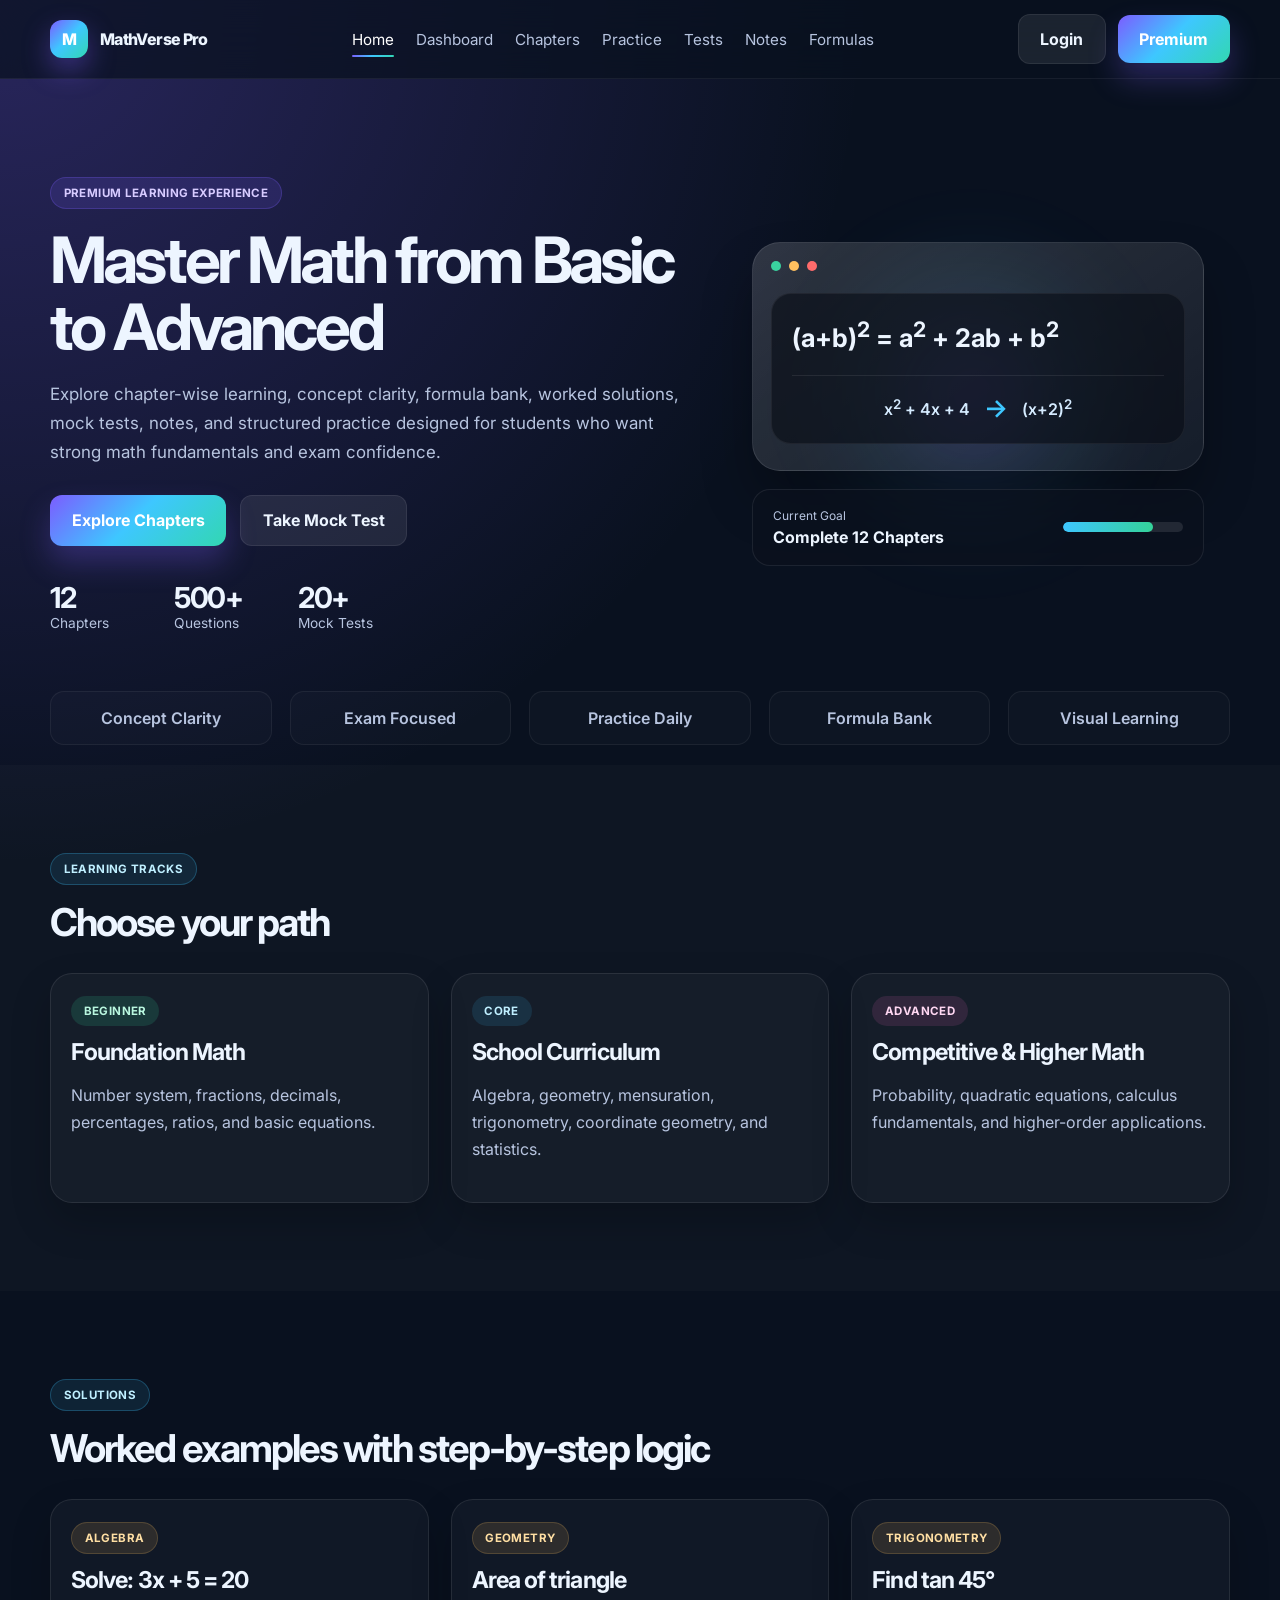
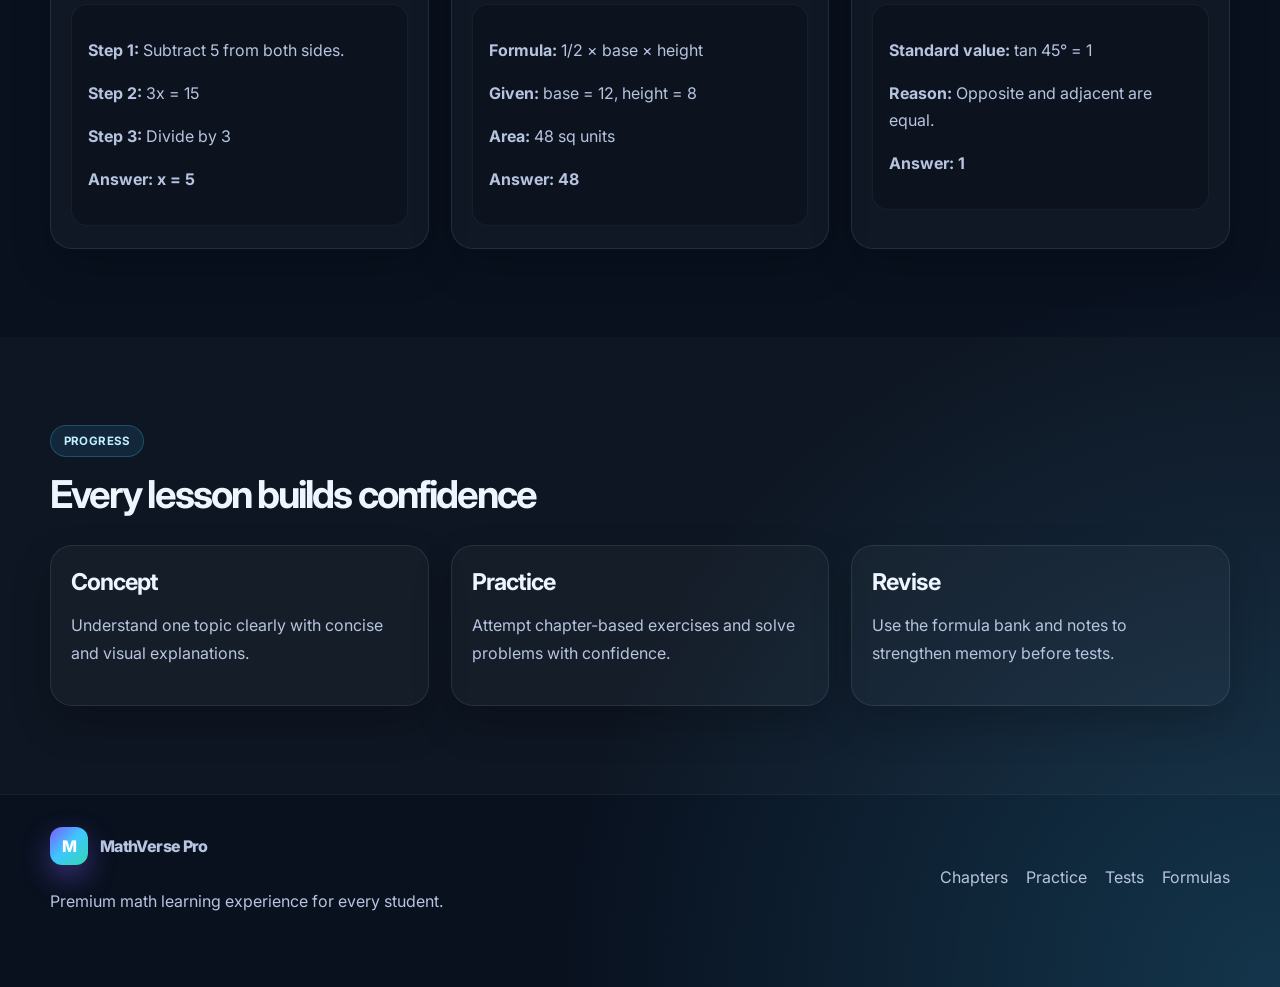
<file: index.html>
<!DOCTYPE html>
<html lang="en">
  <head>
    <meta charset="UTF-8" />
    <meta name="viewport" content="width=device-width, initial-scale=1.0" />
    <title>MathVerse Pro | Premium Math Academy</title>
    <meta name="description" content="Premium math learning platform with chapters, notes, formulas, practice, tests, and dashboard tracking." />
    <link rel="preconnect" href="https://fonts.googleapis.com" />
    <link rel="preconnect" href="https://fonts.gstatic.com" crossorigin />
    <link href="https://fonts.googleapis.com/css2?family=Inter:wght@400;500;600;700;800;900&display=swap" rel="stylesheet" />
    <link rel="stylesheet" href="style.css" />
  </head>
  <body data-page="home">
    <header class="topbar">
      <div class="container nav">
        <div class="brand">
          <div class="brand-mark">M</div>
          <span>MathVerse Pro</span>
        </div>
        <nav class="main-nav">
          <a href="index.html">Home</a>
          <a href="dashboard.html">Dashboard</a>
          <a href="chapters.html">Chapters</a>
          <a href="practice.html">Practice</a>
          <a href="tests.html">Tests</a>
          <a href="notes.html">Notes</a>
          <a href="formulas.html">Formulas</a>
        </nav>
        <div class="nav-actions">
          <button class="btn btn-light" data-auth="login">Login</button>
          <button class="btn btn-primary" data-link="chapters.html">Premium</button>
        </div>
      </div>
    </header>

    <main>
      <section class="hero">
        <div class="container hero-grid">
          <div class="hero-copy">
            <span class="badge">Premium Learning Experience</span>
            <h1>Master Math from Basic to Advanced</h1>
            <p>
              Explore chapter-wise learning, concept clarity, formula bank, worked solutions,
              mock tests, notes, and structured practice designed for students who want strong
              math fundamentals and exam confidence.
            </p>
            <div class="cta-row">
              <a href="chapters.html" class="btn btn-primary">Explore Chapters</a>
              <a href="tests.html" class="btn btn-light">Take Mock Test</a>
            </div>
            <ul class="hero-stats">
              <li><strong>12</strong><span>Chapters</span></li>
              <li><strong>500+</strong><span>Questions</span></li>
              <li><strong>20+</strong><span>Mock Tests</span></li>
            </ul>
          </div>

          <div class="hero-card">
            <div class="card-glow"></div>
            <div class="mini-card">
              <div class="mini-header">
                <span class="dot green"></span>
                <span class="dot yellow"></span>
                <span class="dot red"></span>
              </div>
              <div class="formula-box">
                <div class="formula">(a+b)<sup>2</sup> = a<sup>2</sup> + 2ab + b<sup>2</sup></div>
                <div class="equation-visual">
                  <span>x<sup>2</sup> + 4x + 4</span>
                  <span class="arrow">→</span>
                  <span>(x+2)<sup>2</sup></span>
                </div>
              </div>
            </div>
            <div class="study-strip">
              <div>
                <span>Current Goal</span>
                <strong>Complete 12 Chapters</strong>
              </div>
              <div class="progress"><span></span></div>
            </div>
          </div>
        </div>
      </section>

      <section class="trustbar">
        <div class="container trust-items">
          <div>Concept Clarity</div>
          <div>Exam Focused</div>
          <div>Practice Daily</div>
          <div>Formula Bank</div>
          <div>Visual Learning</div>
        </div>
      </section>

      <section class="section dark-panel">
        <div class="container">
          <div class="section-head">
            <span class="eyebrow">Learning Tracks</span>
            <h2>Choose your path</h2>
          </div>
          <div class="feature-grid">
            <article class="feature-card">
              <span class="pill green">Beginner</span>
              <h3>Foundation Math</h3>
              <p>Number system, fractions, decimals, percentages, ratios, and basic equations.</p>
            </article>
            <article class="feature-card">
              <span class="pill blue">Core</span>
              <h3>School Curriculum</h3>
              <p>Algebra, geometry, mensuration, trigonometry, coordinate geometry, and statistics.</p>
            </article>
            <article class="feature-card">
              <span class="pill pink">Advanced</span>
              <h3>Competitive & Higher Math</h3>
              <p>Probability, quadratic equations, calculus fundamentals, and higher-order applications.</p>
            </article>
          </div>
        </div>
      </section>

      <section class="section">
        <div class="container">
          <div class="section-head">
            <span class="eyebrow">Solutions</span>
            <h2>Worked examples with step-by-step logic</h2>
          </div>
          <div class="solution-grid">
            <div class="solution-card">
              <span class="problem-tag">Algebra</span>
              <h3>Solve: 3x + 5 = 20</h3>
              <div class="solution-box">
                <p><strong>Step 1:</strong> Subtract 5 from both sides.</p>
                <p><strong>Step 2:</strong> 3x = 15</p>
                <p><strong>Step 3:</strong> Divide by 3</p>
                <p class="answer">Answer: x = 5</p>
              </div>
            </div>
            <div class="solution-card">
              <span class="problem-tag">Geometry</span>
              <h3>Area of triangle</h3>
              <div class="solution-box">
                <p><strong>Formula:</strong> 1/2 × base × height</p>
                <p><strong>Given:</strong> base = 12, height = 8</p>
                <p><strong>Area:</strong> 48 sq units</p>
                <p class="answer">Answer: 48</p>
              </div>
            </div>
            <div class="solution-card">
              <span class="problem-tag">Trigonometry</span>
              <h3>Find tan 45°</h3>
              <div class="solution-box">
                <p><strong>Standard value:</strong> tan 45° = 1</p>
                <p><strong>Reason:</strong> Opposite and adjacent are equal.</p>
                <p class="answer">Answer: 1</p>
              </div>
            </div>
          </div>
        </div>
      </section>

      <section class="section alt">
        <div class="container">
          <div class="section-head">
            <span class="eyebrow">Progress</span>
            <h2>Every lesson builds confidence</h2>
          </div>
          <div class="daily-grid">
            <div class="daily-card">
              <h3>Concept</h3>
              <p>Understand one topic clearly with concise and visual explanations.</p>
            </div>
            <div class="daily-card">
              <h3>Practice</h3>
              <p>Attempt chapter-based exercises and solve problems with confidence.</p>
            </div>
            <div class="daily-card">
              <h3>Revise</h3>
              <p>Use the formula bank and notes to strengthen memory before tests.</p>
            </div>
          </div>
        </div>
      </section>
    </main>

    <footer class="site-footer">
      <div class="container footer-content">
        <div>
          <div class="brand footer-brand">
            <div class="brand-mark">M</div>
            <span>MathVerse Pro</span>
          </div>
          <p>Premium math learning experience for every student.</p>
        </div>
        <div class="footer-links">
          <a href="chapters.html">Chapters</a>
          <a href="practice.html">Practice</a>
          <a href="tests.html">Tests</a>
          <a href="formulas.html">Formulas</a>
        </div>
      </div>
    </footer>

    <script src="data.js"></script>
    <script src="storage.js"></script>
    <script src="app.js"></script>
  </body>
</html>
</file>
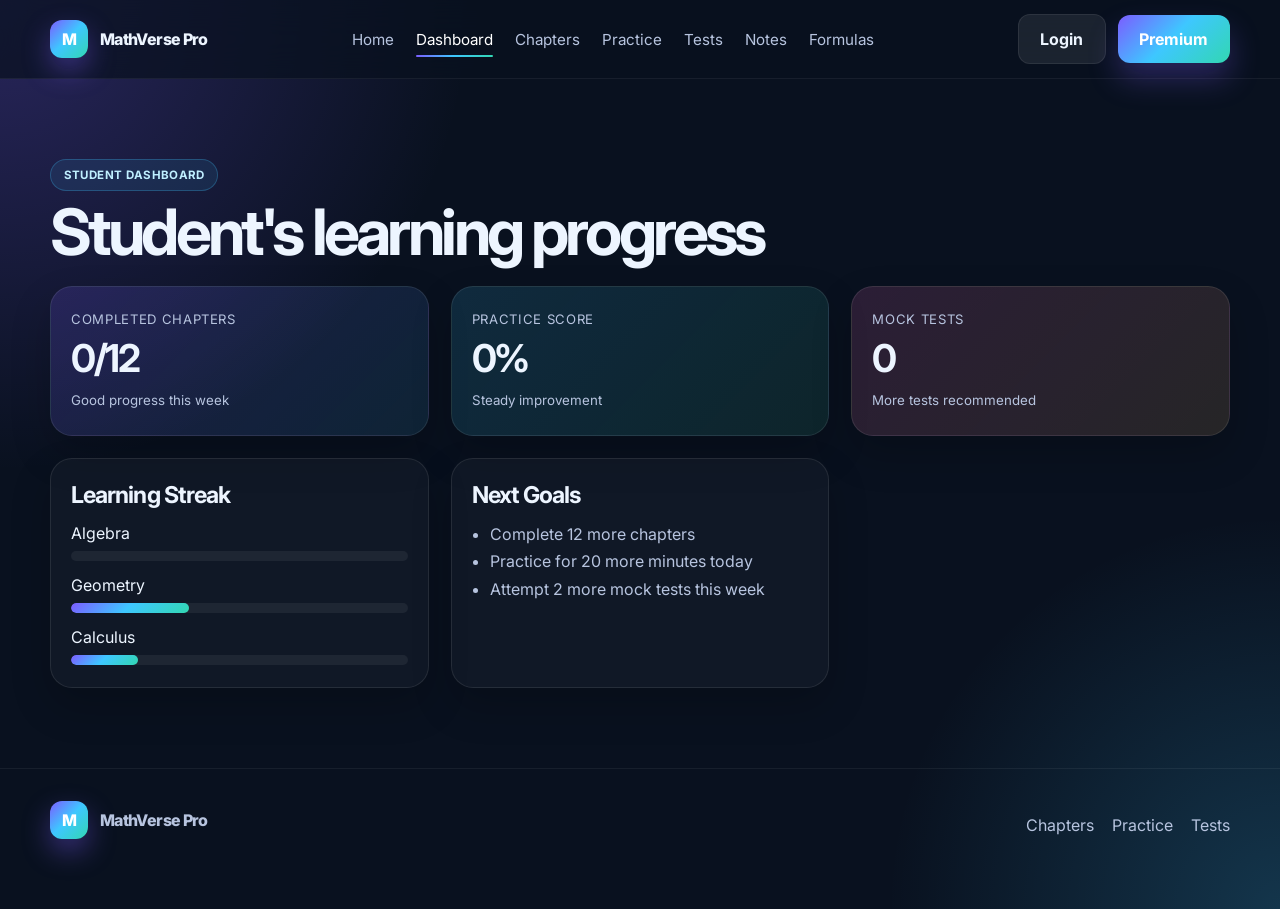
<file: dashboard.html>
<!DOCTYPE html>
<html lang="en">
  <head>
    <meta charset="UTF-8" />
    <meta name="viewport" content="width=device-width, initial-scale=1.0" />
    <title>Dashboard | MathVerse Pro</title>
    <link rel="preconnect" href="https://fonts.googleapis.com" />
    <link rel="preconnect" href="https://fonts.gstatic.com" crossorigin />
    <link href="https://fonts.googleapis.com/css2?family=Inter:wght@400;500;600;700;800;900&display=swap" rel="stylesheet" />
    <link rel="stylesheet" href="style.css" />
  </head>
  <body data-page="dashboard">
    <header class="topbar">
      <div class="container nav">
        <div class="brand">
          <div class="brand-mark">M</div>
          <span>MathVerse Pro</span>
        </div>
        <nav class="main-nav">
          <a href="index.html">Home</a>
          <a href="dashboard.html">Dashboard</a>
          <a href="chapters.html">Chapters</a>
          <a href="practice.html">Practice</a>
          <a href="tests.html">Tests</a>
          <a href="notes.html">Notes</a>
          <a href="formulas.html">Formulas</a>
        </nav>
        <div class="nav-actions">
          <button class="btn btn-light" data-auth="login">Login</button>
          <button class="btn btn-primary" data-link="chapters.html">Premium</button>
        </div>
      </div>
    </header>

    <main class="page-shell">
      <div class="container page-header">
        <span class="eyebrow">Student Dashboard</span>
        <h1 id="dashboard-user">Your learning progress</h1>
      </div>

      <div class="container dashboard-grid" id="dashboard-stats"></div>

      <div class="container panel-grid">
        <div class="panel-card">
          <h3>Learning Streak</h3>
          <div id="dashboard-progress"></div>
        </div>

        <div class="panel-card">
          <h3>Next Goals</h3>
          <ul class="goal-list" id="dashboard-goals"></ul>
        </div>
      </div>
    </main>

    <footer class="site-footer">
      <div class="container footer-content">
        <div>
          <div class="brand footer-brand">
            <div class="brand-mark">M</div>
            <span>MathVerse Pro</span>
          </div>
        </div>
        <div class="footer-links">
          <a href="chapters.html">Chapters</a>
          <a href="practice.html">Practice</a>
          <a href="tests.html">Tests</a>
        </div>
      </div>
    </footer>

    <script src="data.js"></script>
    <script src="storage.js"></script>
    <script src="app.js"></script>
  </body>
</html>
</file>
<file: style.css>
* {
  box-sizing: border-box;
}

:root {
  --bg: #09111f;
  --bg-soft: #101a31;
  --panel: rgba(255,255,255,0.04);
  --panel-strong: rgba(255,255,255,0.07);
  --primary: #7c5cff;
  --secondary: #3ec7ff;
  --accent: #ffbf5f;
  --success: #34d399;
  --text: #edf5ff;
  --muted: #b7c4df;
  --pink: #ff6ec7;
  --green: #3ad29f;
  --gradient: linear-gradient(135deg, #7c5cff 0%, #3ec7ff 48%, #32d7b2 100%);
}

html {
  scroll-behavior: smooth;
}

body {
  margin: 0;
  font-family: "Inter", sans-serif;
  background:
    radial-gradient(circle at top left, rgba(124, 92, 255, 0.28), transparent 30%),
    radial-gradient(circle at bottom right, rgba(62, 199, 255, 0.2), transparent 25%),
    var(--bg);
  color: var(--text);
}

*::selection {
  background: rgba(124, 92, 255, 0.4);
}

a {
  text-decoration: none;
  color: inherit;
}

button {
  font: inherit;
  border: none;
  cursor: pointer;
}

input {
  font: inherit;
}

.container {
  width: min(1180px, calc(100% - 32px));
  margin: 0 auto;
}

.topbar {
  position: sticky;
  top: 0;
  z-index: 90;
  backdrop-filter: blur(18px);
  background: rgba(9, 17, 31, 0.72);
  border-bottom: 1px solid rgba(255,255,255,0.06);
}

.nav {
  display: flex;
  align-items: center;
  justify-content: space-between;
  min-height: 78px;
  gap: 20px;
}

.brand {
  display: inline-flex;
  align-items: center;
  gap: 12px;
  font-weight: 800;
  letter-spacing: -0.04em;
}

.brand-mark {
  width: 38px;
  height: 38px;
  display: grid;
  place-items: center;
  border-radius: 12px;
  background: var(--gradient);
  color: white;
  box-shadow: 0 12px 28px rgba(124, 92, 255, 0.4);
}

.main-nav {
  display: flex;
  align-items: center;
  gap: 22px;
  color: var(--muted);
  font-size: 0.95rem;
}

.main-nav a {
  position: relative;
  transition: color 0.2s ease;
}

.main-nav a.active,
.main-nav a:hover {
  color: white;
}

.main-nav a.active::after,
.main-nav a:hover::after {
  content: "";
  position: absolute;
  left: 0;
  bottom: -8px;
  width: 100%;
  height: 2px;
  border-radius: 999px;
  background: var(--gradient);
}

.nav-actions {
  display: flex;
  align-items: center;
  gap: 12px;
}

.btn {
  display: inline-flex;
  align-items: center;
  justify-content: center;
  border-radius: 12px;
  padding: 0.9rem 1.35rem;
  font-weight: 700;
  transition: transform 0.2s ease, opacity 0.2s ease;
}

.btn:hover {
  transform: translateY(-1px);
}

.btn:disabled {
  opacity: 0.5;
  cursor: not-allowed;
}

.btn-light {
  background: rgba(255,255,255,0.08);
  color: var(--text);
  border: 1px solid rgba(255,255,255,0.08);
}

.btn-primary {
  background: var(--gradient);
  color: white;
  box-shadow: 0 16px 30px rgba(124, 92, 255, 0.28);
}

.btn.small {
  padding: 0.7rem 1rem;
  font-size: 0.9rem;
}

.hero {
  padding: 90px 0 42px;
}

.hero-grid {
  display: grid;
  grid-template-columns: 1.2fr 0.95fr;
  align-items: center;
  gap: 40px;
}

.badge,
.eyebrow,
.level-tag,
.problem-tag,
.test-badge,
.pill {
  display: inline-flex;
  align-items: center;
  padding: 0.5rem 0.8rem;
  border-radius: 999px;
  font-size: 0.72rem;
  font-weight: 700;
  letter-spacing: 0.03em;
  text-transform: uppercase;
}

.badge {
  background: rgba(124, 92, 255, 0.15);
  color: #d7cbff;
  border: 1px solid rgba(124, 92, 255, 0.25);
}

.eyebrow {
  background: rgba(62, 199, 255, 0.1);
  color: #bfefff;
  border: 1px solid rgba(62, 199, 255, 0.25);
}

.hero-copy h1,
.page-header h1 {
  font-size: clamp(2.7rem, 5vw, 5rem);
  line-height: 1.04;
  letter-spacing: -0.06em;
  margin: 18px 0 20px;
}

.hero-copy p {
  font-size: 1.06rem;
  line-height: 1.7;
  color: var(--muted);
  max-width: 640px;
}

.cta-row {
  display: flex;
  flex-wrap: wrap;
  gap: 14px;
  margin-top: 28px;
}

.hero-stats {
  list-style: none;
  padding: 0;
  margin: 34px 0 0;
  display: flex;
  gap: 24px;
  flex-wrap: wrap;
}

.hero-stats li {
  display: flex;
  flex-direction: column;
  min-width: 100px;
}

.hero-stats strong {
  font-size: 1.8rem;
  letter-spacing: -0.05em;
}

.hero-stats span {
  color: var(--muted);
  font-size: 0.86rem;
}

.hero-card {
  position: relative;
  min-height: 470px;
  display: flex;
  flex-direction: column;
  justify-content: center;
  padding: 26px;
}

.card-glow {
  position: absolute;
  inset: 40px 30px 60px 20px;
  background: radial-gradient(circle at center, rgba(124, 92, 255, 0.28), rgba(62, 199, 255, 0.08), transparent 60%);
  filter: blur(32px);
}

.mini-card {
  position: relative;
  z-index: 1;
  background: linear-gradient(145deg, rgba(255,255,255,0.15), rgba(255,255,255,0.05));
  border: 1px solid rgba(255,255,255,0.1);
  border-radius: 28px;
  padding: 18px 18px 26px;
  box-shadow: 0 30px 50px rgba(0,0,0,0.28);
}

.mini-header {
  display: flex;
  gap: 8px;
  margin-bottom: 22px;
}

.dot {
  display: inline-block;
  width: 10px;
  height: 10px;
  border-radius: 50%;
}

.dot.green { background: var(--green); }
.dot.yellow { background: var(--accent); }
.dot.red { background: #ff6b6b; }

.formula-box {
  background: rgba(10, 15, 24, 0.65);
  border-radius: 20px;
  padding: 20px;
  border: 1px solid rgba(255,255,255,0.06);
}

.formula {
  font-size: clamp(1.15rem, 2vw, 1.7rem);
  font-weight: 700;
  line-height: 1.5;
}

.equation-visual {
  margin-top: 18px;
  display: flex;
  align-items: center;
  justify-content: center;
  gap: 14px;
  padding-top: 16px;
  border-top: 1px solid rgba(255,255,255,0.08);
  color: #d5ebff;
  font-weight: 600;
}

.arrow {
  color: var(--secondary);
  font-size: 1.6rem;
}

.study-strip {
  position: relative;
  z-index: 1;
  margin-top: 18px;
  background: rgba(11, 17, 30, 0.65);
  border: 1px solid rgba(255,255,255,0.08);
  border-radius: 18px;
  padding: 18px 20px;
  display: flex;
  align-items: center;
  justify-content: space-between;
  gap: 18px;
}

.study-strip span {
  display: block;
  color: var(--muted);
  font-size: 0.75rem;
  margin-bottom: 4px;
}

.progress {
  width: 120px;
  height: 10px;
  background: rgba(255,255,255,0.1);
  border-radius: 999px;
  overflow: hidden;
}

.progress span {
  display: block;
  width: 75%;
  height: 100%;
  background: linear-gradient(90deg, var(--secondary), var(--success));
  border-radius: inherit;
}

.trustbar {
  padding: 10px 0 20px;
}

.trust-items {
  display: grid;
  grid-template-columns: repeat(5, minmax(0, 1fr));
  gap: 18px;
  color: var(--muted);
  font-weight: 600;
}

.trust-items > div {
  text-align: center;
  background: rgba(255,255,255,0.02);
  border: 1px solid rgba(255,255,255,0.06);
  border-radius: 14px;
  padding: 16px 12px;
}

.section {
  padding: 88px 0;
}

.dark-panel {
  background: rgba(255,255,255,0.02);
}

.alt {
  background: rgba(255,255,255,0.02);
}

.section-head {
  margin-bottom: 28px;
}

.section-head h2 {
  margin: 14px 0 0;
  font-size: clamp(2rem, 3vw, 3rem);
  letter-spacing: -0.05em;
}

.feature-grid,
.solution-grid,
.daily-grid,
.practice-layout,
.test-grid,
.notes-grid,
.formula-grid,
.chapter-grid,
.dashboard-grid,
.panel-grid {
  display: grid;
  gap: 22px;
}

.feature-grid,
.solution-grid,
.daily-grid,
.test-grid,
.notes-grid,
.formula-grid,
.dashboard-grid,
.panel-grid {
  grid-template-columns: repeat(3, minmax(0, 1fr));
}

.chapter-grid {
  grid-template-columns: repeat(4, minmax(0, 1fr));
}

.feature-card,
.solution-card,
.daily-card,
.practice-card,
.quiz-item,
.note-card,
.formula-panel,
.chapter-card,
.stat-card,
.panel-card {
  background: rgba(255,255,255,0.03);
  border: 1px solid rgba(255,255,255,0.09);
  border-radius: 22px;
  padding: 22px 20px;
  box-shadow: 0 18px 40px rgba(0,0,0,0.2);
}

.pill {
  background: rgba(255,255,255,0.05);
  color: white;
  margin-bottom: 12px;
}

.pill.green { background: rgba(52,211,153,0.15); color: #b9f7df; }
.pill.blue { background: rgba(62,199,255,0.12); color: #bfefff; }
.pill.pink { background: rgba(255,110,199,0.12); color: #ffd7f2; }

.solution-box {
  background: rgba(9,15,24,0.5);
  border: 1px solid rgba(255,255,255,0.05);
  border-radius: 16px;
  padding: 16px;
}

.answer {
  color: #d1fbe8;
  font-weight: 700;
  margin-top: 12px;
}

.problem-tag,
.test-badge {
  background: rgba(255,191,95,0.12);
  color: #ffdfa3;
  border: 1px solid rgba(255,191,95,0.18);
  margin-bottom: 12px;
}

.level-1 { border-top: 4px solid var(--success); }
.level-2 { border-top: 4px solid var(--secondary); }
.level-3 { border-top: 4px solid var(--pink); }

.chapter-number {
  width: 46px;
  height: 46px;
  display: grid;
  place-items: center;
  background: var(--gradient);
  border-radius: 14px;
  margin-bottom: 18px;
  font-weight: 800;
}

.chapter-card h3,
.feature-card h3,
.solution-card h3,
.daily-card h3,
.practice-card h3,
.quiz-item h3,
.note-card h3,
.formula-panel h3,
.panel-card h3 {
  margin: 0 0 10px;
  font-size: 1.45rem;
  letter-spacing: -0.04em;
}

.chapter-card p,
.feature-card p,
.solution-card p,
.daily-card p,
.practice-card p,
.quiz-item p,
.note-card p,
.formula-panel li,
.stat-card small,
.goal-list {
  color: var(--muted);
  line-height: 1.7;
}

.practice-layout,
.test-grid {
  display: grid;
  gap: 22px;
}

.practice-layout {
  grid-template-columns: repeat(3, minmax(0, 1fr));
}

.large-card ul {
  padding-left: 18px;
  line-height: 2;
  color: var(--muted);
}

.notes-grid {
  grid-template-columns: repeat(3, minmax(0, 1fr));
}

.formula-panel ul,
.goal-list {
  margin: 12px 0 0;
  padding-left: 18px;
}

.page-shell {
  padding: 80px 0;
}

.page-header {
  margin-bottom: 18px;
}

.page-header h1 {
  margin-top: 8px;
}

.dashboard-grid {
  margin-bottom: 22px;
}

.stat-card {
  padding: 24px 20px;
  display: flex;
  flex-direction: column;
  gap: 8px;
}

.stat-card span {
  color: var(--muted);
  font-size: 0.82rem;
  text-transform: uppercase;
  letter-spacing: 0.05em;
}

.stat-card strong {
  font-size: clamp(1.8rem, 3vw, 3rem);
  letter-spacing: -0.06em;
}

.stat-card.accent {
  background: linear-gradient(135deg, rgba(124,92,255,0.18), rgba(62,199,255,0.1));
}

.stat-card.blue {
  background: linear-gradient(135deg, rgba(62,199,255,0.14), rgba(52,211,153,0.1));
}

.stat-card.pink {
  background: linear-gradient(135deg, rgba(255,110,199,0.14), rgba(255,191,95,0.12));
}

.progress-row {
  display: flex;
  flex-direction: column;
  gap: 8px;
  margin-top: 14px;
}

.tiny-progress {
  width: 100%;
  background: rgba(255,255,255,0.06);
  border-radius: 999px;
  overflow: hidden;
  height: 10px;
}

.tiny-progress span {
  display: block;
  height: 100%;
  background: var(--gradient);
  border-radius: inherit;
}

.site-footer {
  padding: 32px 0 60px;
  border-top: 1px solid rgba(255,255,255,0.06);
}

.footer-content {
  display: flex;
  align-items: center;
  justify-content: space-between;
  gap: 20px;
  color: var(--muted);
}

.footer-brand {
  margin-bottom: 10px;
}

.footer-links {
  display: flex;
  align-items: center;
  gap: 18px;
  flex-wrap: wrap;
}

.app-modal {
  position: fixed;
  inset: 0;
  display: none;
  align-items: center;
  justify-content: center;
  z-index: 200;
}

.app-modal.open {
  display: flex;
}

.modal-backdrop {
  position: absolute;
  inset: 0;
  background: rgba(2, 5, 12, 0.7);
} 

.modal-card {
  position: relative;
  width: min(540px, calc(100% - 24px));
  background: #0b1324;
  border: 1px solid rgba(255,255,255,0.08);
  border-radius: 22px;
  padding: 20px;
  z-index: 1;
}

.modal-header {
  display: flex;
  justify-content: space-between;
  align-items: center;
  margin-bottom: 14px;
}

.modal-close {
  background: transparent;
  color: var(--text);
  font-size: 1.8rem;
  line-height: 1;
}

.auth-form {
  display: grid;
  gap: 14px;
}

.auth-form input {
  background: rgba(255,255,255,0.04);
  border: 1px solid rgba(255,255,255,0.08);
  border-radius: 10px;
  padding: 0.9rem 1rem;
  color: var(--text);
}

.quiz-card {
  display: grid;
  gap: 18px;
}

.quiz-meta {
  display: flex;
  justify-content: space-between;
  color: var(--muted);
  font-size: 0.8rem;
}

.quiz-options {
  display: grid;
  gap: 10px;
}

.quiz-option {
  width: 100%;
  text-align: left;
  background: rgba(255,255,255,0.04);
  border: 1px solid rgba(255,255,255,0.08);
  color: var(--text);
  border-radius: 12px;
  padding: 0.85rem 1rem;
}

.quiz-option.selected {
  background: rgba(124, 92, 255, 0.2);
  border-color: rgba(124, 92, 255, 0.4);
}

.quiz-actions {
  display: flex;
  justify-content: space-between;
  gap: 12px;
}

.result-card {
  display: grid;
  gap: 16px;
  justify-items: center;
  text-align: center;
}

.score-ring {
  width: 110px;
  height: 110px;
  border-radius: 50%;
  display: grid;
  place-items: center;
  background: conic-gradient(var(--success) 0deg 300deg, rgba(255,255,255,0.08) 300deg 360deg);
  color: white;
  font-weight: 800;
  font-size: 1.3rem;
}

.toast {
  position: fixed;
  right: 20px;
  bottom: 20px;
  background: rgba(17, 24, 39, 0.95);
  border: 1px solid rgba(255,255,255,0.08);
  color: white;
  padding: 0.8rem 1rem;
  border-radius: 12px;
  opacity: 0;
  transform: translateY(12px);
  transition: all 0.2s ease;
  z-index: 250;
}

.toast.show {
  opacity: 1;
  transform: translateY(0);
}

@media (max-width: 980px) {
  .hero-grid,
  .chapter-grid,
  .feature-grid,
  .solution-grid,
  .daily-grid,
  .practice-layout,
  .test-grid,
  .notes-grid,
  .formula-grid,
  .dashboard-grid,
  .panel-grid,
  .trust-items {
    grid-template-columns: 1fr 1fr;
  }

  .hero-grid {
    grid-template-columns: 1fr;
  }

  .main-nav {
    display: none;
  }
}

@media (max-width: 640px) {
  .nav-actions {
    display: none;
  }

  .hero,
  .section,
  .page-shell {
    padding-top: 60px;
  }

  .chapter-grid,
  .feature-grid,
  .solution-grid,
  .daily-grid,
  .practice-layout,
  .test-grid,
  .notes-grid,
  .formula-grid,
  .dashboard-grid,
  .panel-grid,
  .trust-items {
    grid-template-columns: 1fr;
  }

  .cta-row {
    flex-direction: column;
    align-items: stretch;
  }

  .btn {
    width: 100%;
  }

  .footer-content {
    flex-direction: column;
    align-items: flex-start;
  }
}
</file>
